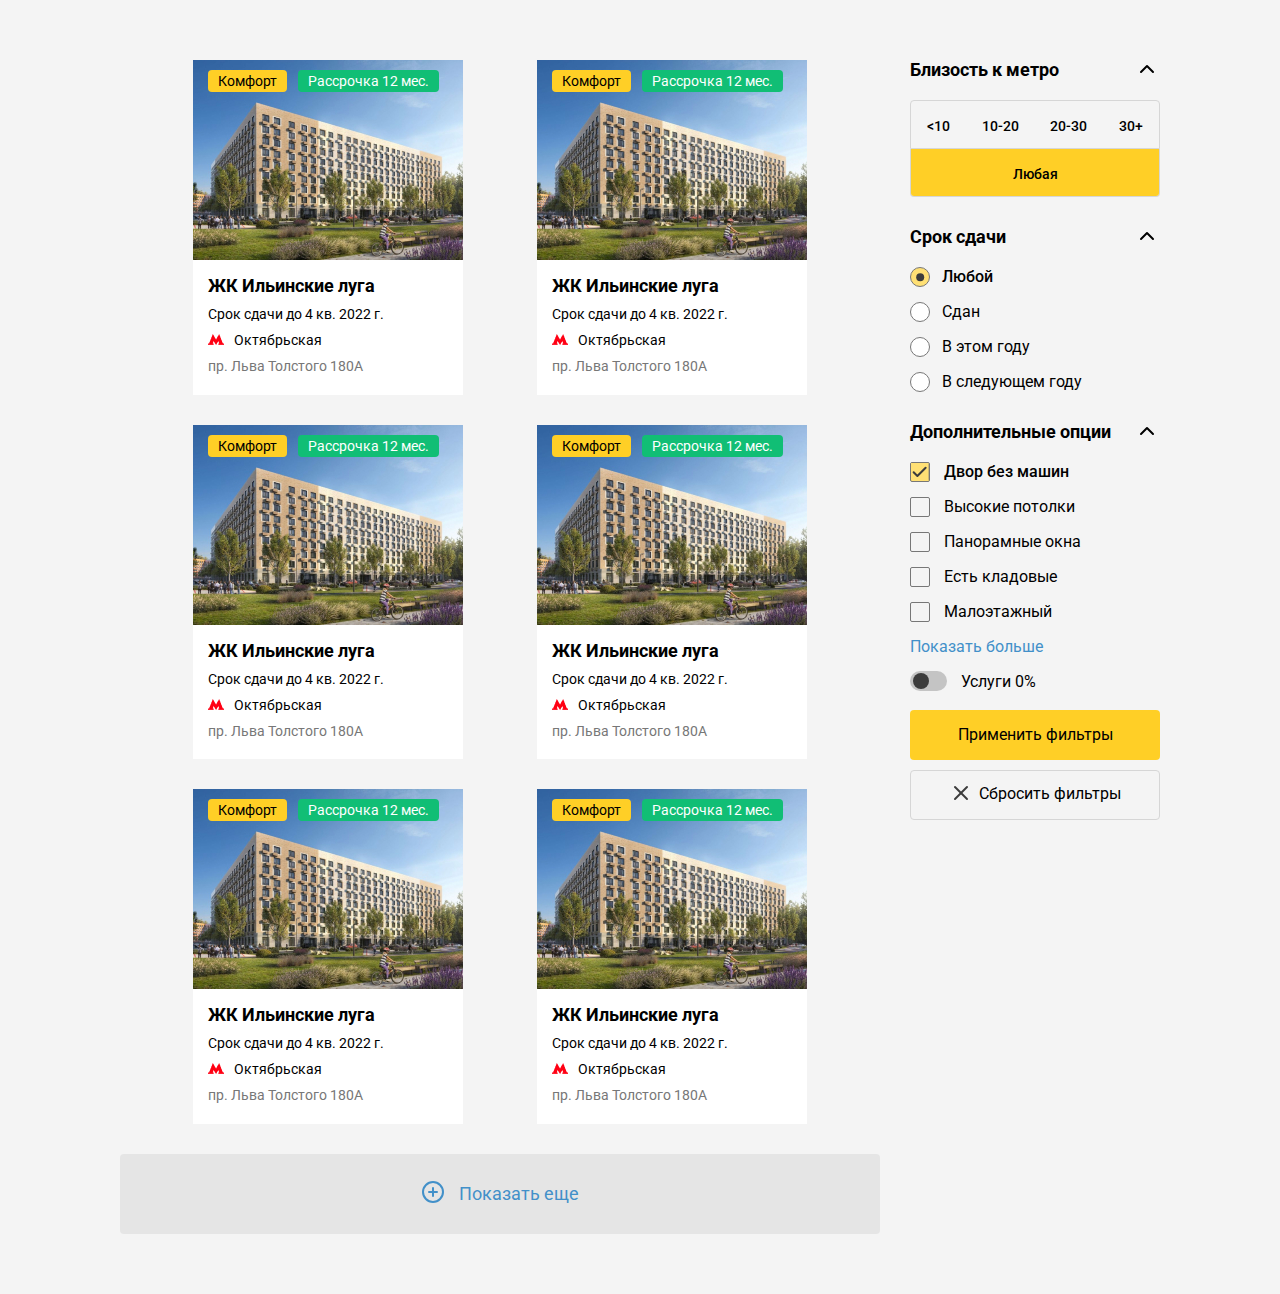
<file: index.html>
<!DOCTYPE html>
<html lang="en">

<head>
    <meta charset="UTF-8">
    <meta http-equiv="X-UA-Compatible" content="IE=edge">
    <meta name="viewport" content="width=device-width, initial-scale=1.0">
    <title>Проба</title>
    <link rel="stylesheet" href="css/style.css">
    <link href="https://fonts.googleapis.com/css2?family=Roboto:wght@400;500;700&display=swap" rel="stylesheet">
</head>

<body>
    <div class="toggle-sidebar">
        <button class="toggle-sidebar menu-icon-wrapper">
            <div class="menu-icon"></div>
        </button>
    </div>
    <div class="container">
        <div class="row">
            <main class="main cards-holder">
                <!-- Card  -->
                <a class="card-link" href="#">
                    <div class="card">
                        <div class="card__badges">
                            <div class="card__badge card__badge--class">Комфорт</div>
                            <div class="card__badge card__badge--credit">Рассрочка 12 мес.</div>
                        </div>
                        <div class="card__img">
                            <img src="./img/home.jpg" alt="дома">
                        </div>
                        <div class="card__content">
                            <h4 class="card__title">ЖК Ильинские луга</h4>
                            <div class="card__term">Срок сдачи до 4 кв. 2022 г.</div>
                            <div class="card__metro">Октябрьская</div>
                            <div class="card__address">пр. Льва Толстого 180А</div>
                        </div>
                    </div>
                </a>
                <!-- Card  -->
                <a class="card-link" href="#">
                    <div class="card">
                        <div class="card__badges">
                            <div class="card__badge card__badge--class">Комфорт</div>
                            <div class="card__badge card__badge--credit">Рассрочка 12 мес.</div>
                        </div>
                        <div class="card__img">
                            <img src="./img/home.jpg" alt="дома">
                        </div>
                        <div class="card__content">
                            <h4 class="card__title">ЖК Ильинские луга</h4>
                            <div class="card__term">Срок сдачи до 4 кв. 2022 г.</div>
                            <div class="card__metro">Октябрьская</div>
                            <div class="card__address">пр. Льва Толстого 180А</div>
                        </div>
                    </div>
                </a>
                <!-- Card  -->
                <a class="card-link" href="#">
                    <div class="card">
                        <div class="card__badges">
                            <div class="card__badge card__badge--class">Комфорт</div>
                            <div class="card__badge card__badge--credit">Рассрочка 12 мес.</div>
                        </div>
                        <div class="card__img">
                            <img src="./img/home.jpg" alt="дома">
                        </div>
                        <div class="card__content">
                            <h4 class="card__title">ЖК Ильинские луга</h4>
                            <div class="card__term">Срок сдачи до 4 кв. 2022 г.</div>
                            <div class="card__metro">Октябрьская</div>
                            <div class="card__address">пр. Льва Толстого 180А</div>
                        </div>
                    </div>
                </a>
                <!-- Card  -->
                <a class="card-link" href="#">
                    <div class="card">
                        <div class="card__badges">
                            <div class="card__badge card__badge--class">Комфорт</div>
                            <div class="card__badge card__badge--credit">Рассрочка 12 мес.</div>
                        </div>
                        <div class="card__img">
                            <img src="./img/home.jpg" alt="дома">
                        </div>
                        <div class="card__content">
                            <h4 class="card__title">ЖК Ильинские луга</h4>
                            <div class="card__term">Срок сдачи до 4 кв. 2022 г.</div>
                            <div class="card__metro">Октябрьская</div>
                            <div class="card__address">пр. Льва Толстого 180А</div>
                        </div>
                    </div>
                </a>
                <!-- Card  -->
                <a class="card-link" href="#">
                    <div class="card">
                        <div class="card__badges">
                            <div class="card__badge card__badge--class">Комфорт</div>
                            <div class="card__badge card__badge--credit">Рассрочка 12 мес.</div>
                        </div>
                        <div class="card__img">
                            <img src="./img/home.jpg" alt="дома">
                        </div>
                        <div class="card__content">
                            <h4 class="card__title">ЖК Ильинские луга</h4>
                            <div class="card__term">Срок сдачи до 4 кв. 2022 г.</div>
                            <div class="card__metro">Октябрьская</div>
                            <div class="card__address">пр. Льва Толстого 180А</div>
                        </div>
                    </div>
                </a>
                <!-- Card  -->
                <a class="card-link" href="#">
                    <div class="card">
                        <div class="card__badges">
                            <div class="card__badge card__badge--class">Комфорт</div>
                            <div class="card__badge card__badge--credit">Рассрочка 12 мес.</div>
                        </div>
                        <div class="card__img">
                            <img src="./img/home.jpg" alt="дома">
                        </div>
                        <div class="card__content">
                            <h4 class="card__title">ЖК Ильинские луга</h4>
                            <div class="card__term">Срок сдачи до 4 кв. 2022 г.</div>
                            <div class="card__metro">Октябрьская</div>
                            <div class="card__address">пр. Льва Толстого 180А</div>
                        </div>
                    </div>
                </a>

                <!-- Hidden cards -->

                <!-- Card  -->
                <a class="card-link card-link--hidden" href="#">
                    <div class="card">
                        <div class="card__badges">
                            <div class="card__badge card__badge--class">Комфорт</div>
                            <div class="card__badge card__badge--credit">Рассрочка 12 мес.</div>
                        </div>
                        <div class="card__img">
                            <img src="./img/home.jpg" alt="дома">
                        </div>
                        <div class="card__content">
                            <h4 class="card__title">ЖК Ильинские луга</h4>
                            <div class="card__term">Срок сдачи до 4 кв. 2022 г.</div>
                            <div class="card__metro">Октябрьская</div>
                            <div class="card__address">пр. Льва Толстого 180А</div>
                        </div>
                    </div>
                </a>
                <!-- Card  -->
                <a class="card-link card-link--hidden" href="#">
                    <div class="card">
                        <div class="card__badges">
                            <div class="card__badge card__badge--class">Комфорт</div>
                            <div class="card__badge card__badge--credit">Рассрочка 12 мес.</div>
                        </div>
                        <div class="card__img">
                            <img src="./img/home.jpg" alt="дома">
                        </div>
                        <div class="card__content">
                            <h4 class="card__title">ЖК Ильинские луга</h4>
                            <div class="card__term">Срок сдачи до 4 кв. 2022 г.</div>
                            <div class="card__metro">Октябрьская</div>
                            <div class="card__address">пр. Льва Толстого 180А</div>
                        </div>
                    </div>
                </a>
                <!-- Card  -->
                <a class="card-link card-link--hidden" href="#">
                    <div class="card">
                        <div class="card__badges">
                            <div class="card__badge card__badge--class">Комфорт</div>
                            <div class="card__badge card__badge--credit">Рассрочка 12 мес.</div>
                        </div>
                        <div class="card__img">
                            <img src="./img/home.jpg" alt="дома">
                        </div>
                        <div class="card__content">
                            <h4 class="card__title">ЖК Ильинские луга</h4>
                            <div class="card__term">Срок сдачи до 4 кв. 2022 г.</div>
                            <div class="card__metro">Октябрьская</div>
                            <div class="card__address">пр. Льва Толстого 180А</div>
                        </div>
                    </div>
                </a>

                <!-- //Hidden cards -->
                <buttom class="btn-more">
                    <img src="./img/feather-icon/plus-circle.svg" alt="Show more icon">
                    Показать еще
                </buttom>
            </main>
            <aside class="sidebar">


                <form action=" ">
                    <!-- widget -->
                    <div class="widget">
                        <div class="widget-titel">
                            Близость к метро
                        </div>
                        <div class="widget-body">
                            <!-- location -->
                            <div class="location">
                                <div class="location__row">
                                    <input type="checkbox" data-location-param id="location-01" 
                                        class="location__checkbox">
                                    <label class="location__btn" for="location-01">&lt;10</label>

                                    <input type="checkbox" data-location-param id="location-02"                                         class="location__checkbox">
                                    <label class="location__btn" for="location-02">10-20</label>

                                    <input type="checkbox" data-location-param id="location-03"                                         class="location__checkbox">
                                    <label class="location__btn" for="location-03">20-30</label>

                                    <input type="checkbox" data-location-param id="location-04"                                         class="location__checkbox">
                                    <label class="location__btn" for="location-04">30+</label>

                                </div>
                                <div class="location__row">
                                    <input type="checkbox" id="location-05" checked class="location__checkbox">
                                    <label class="location__btn" for="location-05">Любая</label>
                                </div>
                            </div>
                            <!-- //location -->
                        </div>
                    </div>
                    <!-- // widget -->

                    <!-- widget -->
                    <div class="widget widget--time">
                        <div class="widget-titel">
                            Срок сдачи
                        </div>
                        <div class="widget-body">

                            <label class="radio">
                                <input type="radio" class="radio__real" name="term" checked>
                                <span class="radio__fake"></span>
                                <span class="radio__title"> Любой </span>
                            </label>

                            <label class="radio">
                                <input type="radio" class="radio__real" name="term">
                                <span class="radio__fake"></span>
                                <span class="radio__title"> Сдан </span>
                            </label>

                            <label class="radio">
                                <input type="radio" class="radio__real" name="term">
                                <span class="radio__fake"></span>
                                <span class="radio__title"> В этом году </span>
                            </label>

                            <label class="radio">
                                <input type="radio" class="radio__real" name="term">
                                <span class="radio__fake"></span>
                                <span class="radio__title"> В следующем году </span>
                            </label>
                        </div>
                    </div>
                    <!-- // widget -->
                    <!-- widget -->
                    <div class="widget widget--add">
                        <div class="widget-titel">
                            Дополнительные опции
                        </div>
                        <div class="widget-body">

                            <label class="checkbox">
                                <input type="checkbox" class="checkbox__real" name="value-01" checked>
                                <span class="checkbox__fake"></span>
                                <span class="checkbox__title"> Двор без машин </span>
                            </label>

                            <label class="checkbox">
                                <input type="checkbox" class="checkbox__real" name="value-02">
                                <span class="checkbox__fake"></span>
                                <span class="checkbox__title"> Высокие потолки </span>
                            </label>

                            <label class="checkbox">
                                <input type="checkbox" class="checkbox__real" name="value-03">
                                <span class="checkbox__fake"></span>
                                <span class="checkbox__title"> Панорамные окна</span>
                            </label>

                            <label class="checkbox">
                                <input type="checkbox" class="checkbox__real" name="value-04">
                                <span class="checkbox__fake"></span>
                                <span class="checkbox__title"> Есть кладовые </span>
                            </label>

                            <label class="checkbox">
                                <input type="checkbox" class="checkbox__real" name="value-05">
                                <span class="checkbox__fake"></span>
                                <span class="checkbox__title"> Малоэтажный </span>
                            </label>


                            <label class="checkbox checkbox--hidden">
                                <input type="checkbox" class="checkbox__real" name="value-06">
                                <span class="checkbox__fake"></span>
                                <span class="checkbox__title"> Доп. пункт №1 </span>
                            </label>

                            <label class="checkbox checkbox--hidden">
                                <input type="checkbox" class="checkbox__real" name="value-07">
                                <span class="checkbox__fake"></span>
                                <span class="checkbox__title"> Доп. пункт №2 </span>
                            </label>

                            <label class="checkbox checkbox--hidden">
                                <input type="checkbox" class="checkbox__real" name="value-08">
                                <span class="checkbox__fake"></span>
                                <span class="checkbox__title"> Доп. пункт №3 </span>
                            </label>

                            <button data-options="hidden" class="widget__btn-show__hidden">Показать больше</button>

                        </div>
                    </div>
                    <!-- // widget -->
                    <!-- widget -->
                    <div class="widget widget-toggle">
                        <div class="widget-body">

                            <label class="toggle">
                                <input type="checkbox" class="toggle__real" name="comission">
                                <span class="toggle__fake"></span>
                                <span class="toggle__title"> Услуги 0% </span>
                            </label>

                        </div>
                    </div>
                    <!-- // widget -->

                    <!-- widget -->
                    <div class="widget">
                        <div class="widget-body">

                            <button class="form-btn form-btn--submit"> Применить фильтры</button>
                            <button type="reset" class="form-btn">
                                <img src="./img/feather-icon/x.svg" alt="Сбросить фильтры">Сбросить фильтры</button>


                        </div>
                    </div>
                    <!-- // widget -->
                </form>
            </aside>

        </div>
    </div>

    <script src="./js/main.js"></script>

</body>

</html>
</file>
<file: css/style.css>
* {
    box-sizing: border-box;
}


body {
    background-color: #f4f4f4;
    margin: 0;
    font-family: 'Roboto', sans-serif;

}

img {
    display: block;
}

.container {
    max-width: 1200px;
    margin: 0 auto;
    padding: 60px 30px;
}

@media (max-width: 1850px)  {
    .container {
        width: 1100px;
    }
}

.row {
    display: flex;
    justify-content: space-between;

}


.main {
    width: 1200px;
}


.sidebar {
    width: 290px;
    min-width: 250px;
}

@media (max-width: 1200px)  {
    .sidebar {
       /* display: none; */
       margin-left: 0 !important;
       position: fixed;
       top: 0;
       bottom: 0;
       left: 0;
       background-color: rgb(255, 255, 255);
       padding: 15px;
       box-shadow: 0px 0px 15px black;
       overflow-y: scroll;
       transform: translateX(-150%);
       transition: transform 0.4s ease-in;
    }
    .sidebar--mobile-active {
        transform: translate(-0%);
    }
}

.main+.sidebar {
    margin-left: 30px; 
}

.cards-holder {
    display: flex;
    flex-wrap: wrap;
    justify-content: space-evenly;
}

.cards-holder>.card-link {
    margin-bottom: 30px;
}

.card-link--hidden {
    display: none !important;
}

/* Card */

a.card-link {
    display: inline-block;
    text-decoration: none;
    transition: all 0.2s ease-in;
}

a.card-link:hover {
    opacity: 0.8;
    transform: translateY(-5px);

}

.card {
    position: relative;
    width: 270px;
    background-color: #ffffff;
}

.card__badges {
    position: absolute;
    top: 10px;
    left: 15;
    display: flex;


}

.card__badges>*+* {
    margin-left: 40px;
}

.card__badge {
    margin-left: 15px;
    margin-right: -4px;
    display: inline-block;
    height: 22px;
    padding: 0 10px;
    background: #cecaca;
    border-radius: 4px;
    line-height: 23px;
    font-size: 14px;
    color: #000;
}

.card__badge--class {
    background-color: #FFCF26;
}

.card__badge--credit {
    background-color: #11BE75;
    color: #FFFFFF;
}

.card__content {
    padding: 16px 15px 20px;
    background-color: #FFFFFF;

}

.card__title {
    margin: 0;
    margin-bottom: 10px;
    font-weight: bold;
    font-size: 18px;
    line-height: 1.16;
    color: #000000;
}

.card__term {
    margin-bottom: 10px;
    font-size: 14px;
    line-height: 1.14;

    color: #000000;
}

.card__metro {
    font-size: 14px;
    line-height: 1.14;
    margin-bottom: 10px;

    color: #000000;
}

.card__metro::before {
    content: "";
    margin-right: 10px;
    display: inline-block;
    vertical-align: baseline;
    width: 16px;
    height: 11px;
    background-image: url('/img/Vector.png');
    background-repeat: no-repeat;
    background-size: initial;
}

.card__address {
    font-size: 14px;
    line-height: 1.14;

    color: #777;
}

/* Buttom more */

.btn-more {
    width: 100%;
    height: 80px;
    padding-top: 26px;

    background-color: #e5e5e5;
    border-radius: 4px;
    border: none;

    text-align: center;
    font-size: 18px;
    line-height: 21px;
    color: #4290c9;

    cursor: pointer;
    transition: background-color 0.2s ease-in;
}

.btn-more:hover {
    background-color: #cccccc;

}

.btn-more img {
    display: inline-block;
    margin-right: 10px;
    vertical-align: bottom;
}

/* sidebar */

/* .widget + .widget {
    margin-top: 30px;
} */

.widget-titel {
    margin-bottom: 19px;
    font-weight: bold;
    font-size: 18px;
    line-height: 1.16;
    color: #000;
    position: relative;
    cursor: pointer;
}

.widget-titel::after {
    position: absolute;
    content: "";
    width: 18px;
    height: 20px;
    right: 4px;
    top: -1px;
    background-image: url('./../img/feather-icon/chevron-up.svg');
    background-repeat: no-repeat;
    background-size: initial;
    background-position: center;

}

.widget-title--active::after {
    transform:  rotate(180deg);
}

.widget-body--hidden {
    display: none;
}

/* location buttons group */

.location__row {
    display: flex;
}

.location__row:first-child {
    overflow: hidden;
    border-radius: 4px 4px 0 0;
    border: 1px solid #D6D6D6;
}

.location__row:last-child {
    overflow: hidden;
    border-radius: 0 0 4px 4px;
    border: 1px solid #D6D6D6;
    border-top: none;
}

.location__btn {
    font-family: inherit;
    height: 47px;
    flex-grow: 1;

    padding: 0 15px;
    background-color: transparent;
    border: none;

    text-align: center;
    font-style: normal;
    font-weight: 500;
    font-size: 14px;
    line-height: 50px;
    color: #000000;

    cursor: pointer;
    transition: background-color 0.2s ease-in;
}

.location__btn:hover {
    background-color: #fff0bb;
}

.location__checkbox {
    width: 1px;
    height: 1px;
    position: absolute;
    opacity: 0;
    appearance: none;

}

.location__checkbox:checked+.location__btn {
    background-color: #FFCF26;

}

.location__checkbox:checked+.location__btn:hover {
    background-color: #daab03;

}


/* radio */

.widget + .widget--time{
    margin-top: 30px;
}

.radio {
    display: block;
    cursor: pointer;
}

.radio+.radio {
    margin-top: 15px;
}

.radio__real {
    width: 1px;
    height: 1px;
    position: absolute;
    opacity: 0;
    appearance: none;
}

.radio__real:checked+.radio__fake {
    background-color: #FFE074;
}

.radio__real:checked+.radio__fake::before {
    content: "";
    position: absolute;
    background-color: #3C3C3C;
    border-radius: 50%;
    width: 8px;
    height: 8px;
    transform: translate(65%, 65%);
}

.radio__real:checked~.radio__title {
    font-weight: 500;
}

.radio__fake {
    display: inline-block;
    margin-right: 8px;
    width: 20px;
    height: 20px;
    background-color: #ffffff;

    border: 1px solid #777;
    border-radius: 50%;
    vertical-align: bottom;

}

.radio__title {

    font-weight: 400;
    font-size: 16px;
    line-height: 1.18;
    color: #000000;

}

/* checkbox */

.widget--time + .widget.widget--add {
    margin-top: 30px;
}

.checkbox {
    display: block;
    cursor: pointer;
}

.checkbox--hidden {
    display: none;
}

.checkbox__real {
    width: 1px;
    height: 1px;
    position: absolute;
    opacity: 0;
    appearance: none;
}

.checkbox__fake {
    position: relative;
    display: inline-block;
    margin-right: 10px;
    width: 20px;
    height: 20px;
    background-color: transparent;

    border: 1px solid #777;
    border-radius: 2px;
    vertical-align: bottom;
}

.checkbox__real:checked+.checkbox__fake {
    background-color: #FFE074;

}

.checkbox__real:checked+.checkbox__fake::before {
    position: absolute;

    width: 18px;
    height: 17px;
    content: "";
    background-image: url(./../img/feather-icon/checkbox\ checked.svg);
    background-size: initial;
    background-position: center;
    transform: translate(-2%, 0%);
}

.checkbox__title {
    position: relative;
    display: inline-block;
    font-weight: 400;
    font-size: 16px;
    line-height: 1.18;
    color: #000000;
}

.checkbox__real:checked~.checkbox__title {
    font-weight: 500;
}

.checkbox+.checkbox {
    margin-top: 15px;
}

/* widget__hidden */

.widget__hidden {
    display: none;
}

.widget__btn-show__hidden {
    display: inline-block;
    margin-top: 15px;
    padding: 0;
    background: transparent;
    border: none;
    font-family: inherit;
    font-style: normal;
    font-weight: normal;
    font-size: 16px;
    line-height: 1.19;
    color: #4290c9;
    cursor: pointer;
    transition: color 0.2s ease-in;
}

.widget__btn-show__hidden:active, .widget__btn-show__hidden:focus {
    outline: none;
}

.widget__btn-show__hidden:hover {
    color: #60bdff;
    text-decoration: underline;
}

/* toggle */

.widget.widget--add + .widget.widget-toggle {
    margin-top: 15px;
}

.widget-toggle {
    height: 19px
}

.toggle {
    cursor: pointer;
}

.toggle__real {
    width: 1px;
    height: 1px;
    position: absolute;
    opacity: 0;
    appearance: none;
}

.toggle__fake {
    position: relative;
    display: inline-block;
    margin-right: 10px;
    width: 37px;
    height: 20px;
    background-color: #c4c4c4;
    border-radius: 10px;
    vertical-align: bottom;

}

.toggle__fake::before {
    position: absolute;
    top: 2px;
    left: 3px;
    content: "";
    width: 16px;
    height: 16px;
    background: #3C3C3C;
    border-radius: 50%;
    transition: all 0.2s ease-in;
}

.toggle__real:checked+.toggle__fake {
    background-color: #FFE074;
}

.toggle__real:checked+.toggle__fake::before {
    left: 19px;
    right: 2px;
}

.toggle__title {
    font-family: 400;
    font-size: 16px;
}

.toggle__real:checked~.toggle__title {
    font-weight: 500;
}

/* form button */

.form-btn {
    margin-top: 20px;
}

.form-btn {
    width: 100%;
    height: 50px;
    
    border-radius: 4px;
    background-color: transparent;
    border: 1px solid #D6D6D6;
    
    
    text-align: center;
    font-family: inherit;
    font-style: normal;
    font-weight: normal;
    font-size: 16px;
    line-height: 1;
    color: #000000;
  
    cursor: pointer;
    transition: background-color 0.2s ease-in ;
}

.form-btn img {
    display: inline-block;
    margin-right: 6px;
    vertical-align: middle;
    margin-top: -4px;
}

.form-btn:hover {
    background-color: rgb(189, 178, 178);
}

.form-btn+.form-btn {
    margin-top: 10px;
}

.form-btn--submit {
    background-color: #FFCF26;
    border: none;
    color: #000;
}

.form-btn--submit:hover {
    background-color: #e6b506;
}

/* button toggle sidebar */

.toggle-sidebar {
    display: none;
    position: fixed;
    z-index: 9;
    right: 15px;
    top: 8px;
    width: 40px;
    height: 40px;
    justify-content: center;
    align-items: center;
}

@media (max-width: 1200px) {
    .toggle-sidebar {
        display: block;
    }
}

.menu-icon-wrapper {
    width: 30px;
    height: 30px;
    display: flex;
    justify-content: center;
    align-items: center;
    padding: 0;
    border: none;
    background-color: transparent;
}

.menu-icon {
    position: relative;
    width: 30px;
    height: 5px;
    background-color: rgb(0, 0, 0);
}

.menu-icon::before {
    position: absolute;
    left: 0;
    top: -10px;
    content: '';
    width: 30px;
    height: 5px;
    background-color: rgb(0, 0, 0);
    transition: transform 0.2s ease-in, top 0.2s linear 0.2s;
}

.menu-icon::after {
    position: absolute;
    left: 0;
    top: 10px;
    content: '';
    width: 30px;
    height: 5px;
    background-color: rgb(0, 0, 0);
    transition: transform 0.2s ease-in, top 0.2s linear 0.2s;
}

.menu-icon.menu-icon-active {
    background-color: transparent;
}

.menu-icon.menu-icon-active::before {
    transform: rotate(45deg);
    top: 0;
    transition: top 0.2s linear, transform 0.2s ease-in 0.2s;
}

.menu-icon.menu-icon-active::after {
    transform: rotate(-45deg);
    top: 0;
    transition: top 0.2s linear, transform 0.2s ease-in 0.2s;
}
</file>
